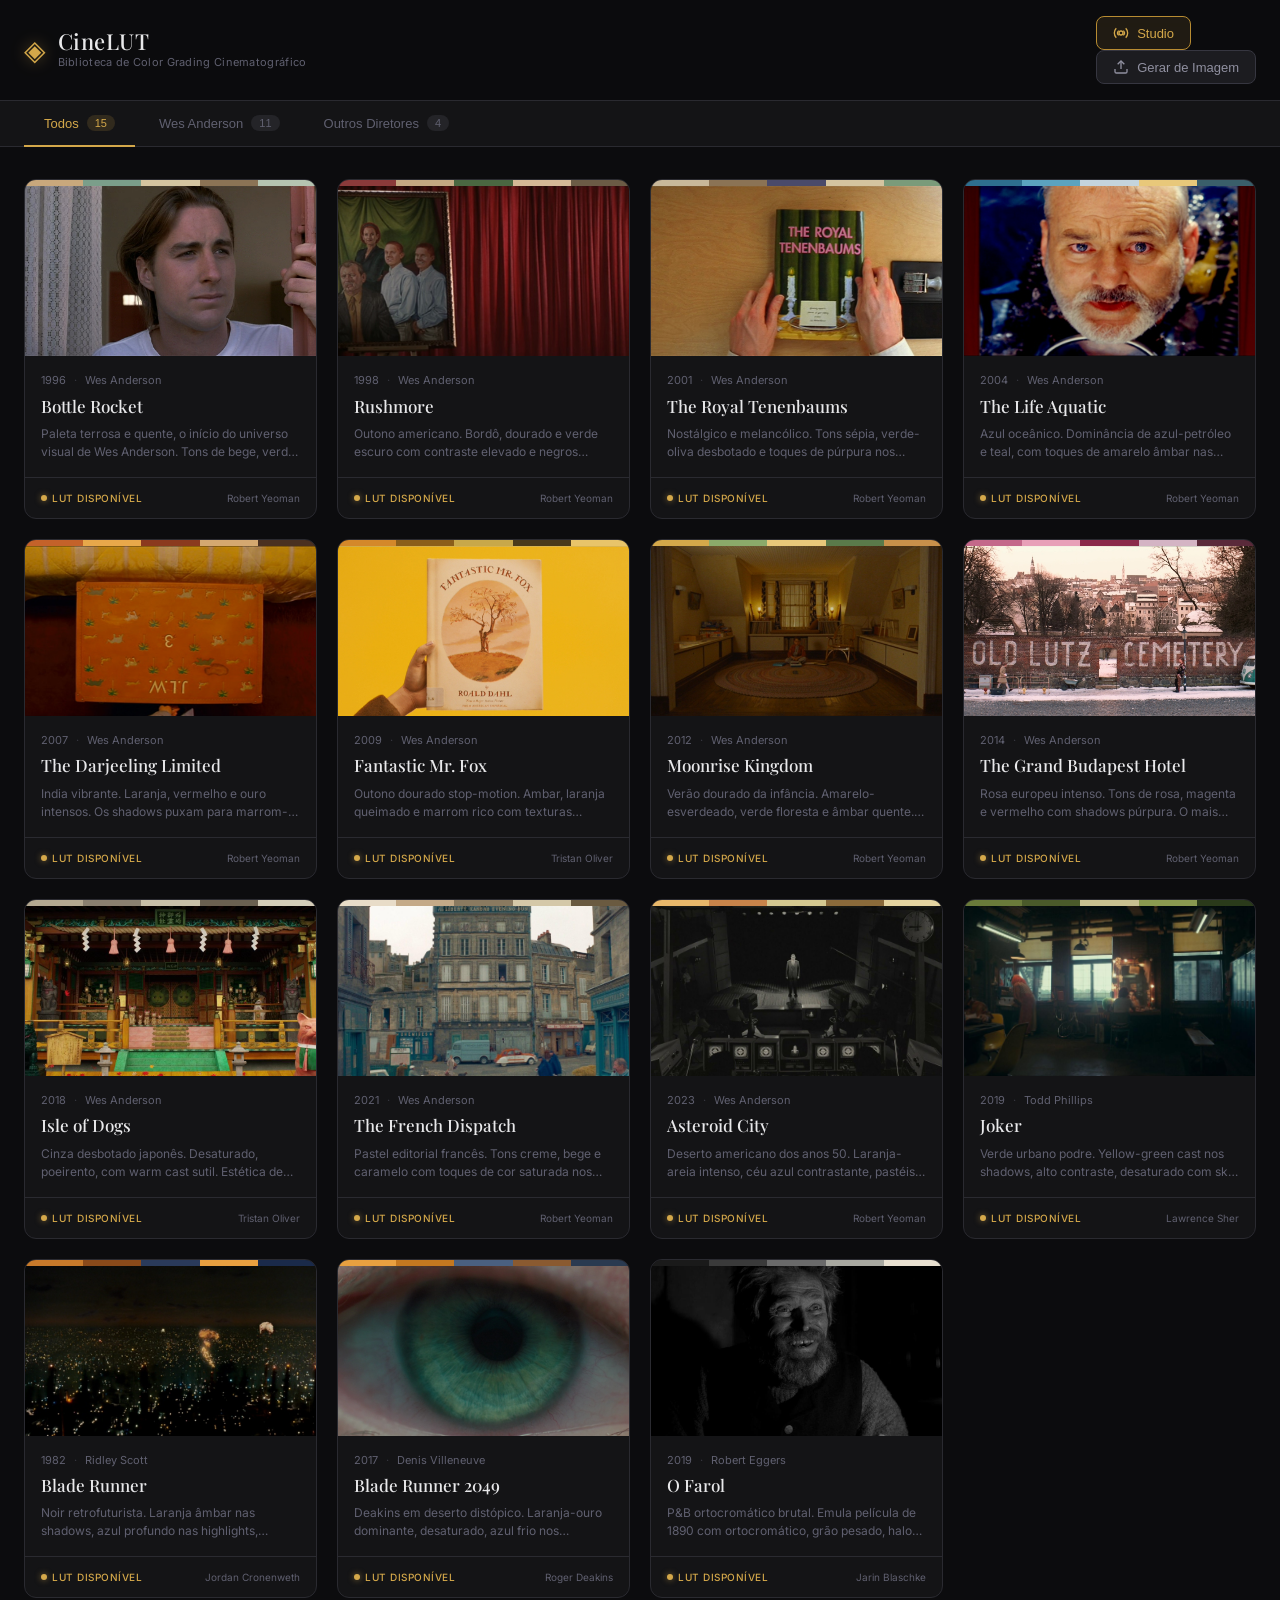
<file: cinelut/index.html>
<!DOCTYPE html>
<html lang="pt-BR">
<head>
  <meta charset="UTF-8" />
  <meta name="viewport" content="width=device-width, initial-scale=1.0" />
  <title>CineLUT — Biblioteca de Color Grading</title>
  <link rel="preconnect" href="https://fonts.googleapis.com" />
  <link rel="preconnect" href="https://fonts.gstatic.com" crossorigin />
  <link href="https://fonts.googleapis.com/css2?family=Inter:wght@300;400;500;600&family=Playfair+Display:ital,wght@0,500;1,400&display=swap" rel="stylesheet" />
  <link rel="stylesheet" href="style.css" />
</head>
<body>

  <!-- HEADER -->
  <header class="site-header">
    <div class="header-inner">
      <div class="logo">
        <span class="logo-icon">◈</span>
        <div>
          <h1>CineLUT</h1>
          <p>Biblioteca de Color Grading Cinematográfico</p>
        </div>
      </div>
      <div class="header-actions">
        <button class="btn-studio" id="btnStudio" title="Abrir Custom Grade Studio">
          <svg width="16" height="16" viewBox="0 0 24 24" fill="none" stroke="currentColor" stroke-width="2"><circle cx="12" cy="12" r="3"/><path d="M19.07 4.93a10 10 0 0 1 0 14.14M4.93 4.93a10 10 0 0 0 0 14.14"/><path d="M15.54 8.46a5 5 0 0 1 0 7.07M8.46 8.46a5 5 0 0 0 0 7.07"/></svg>
          Studio
        </button>
        <button class="btn-upload" id="btnUpload" title="Gerar LUT a partir de imagem">
          <svg width="16" height="16" viewBox="0 0 24 24" fill="none" stroke="currentColor" stroke-width="2"><path d="M21 15v4a2 2 0 0 1-2 2H5a2 2 0 0 1-2-2v-4"/><polyline points="17 8 12 3 7 8"/><line x1="12" y1="3" x2="12" y2="15"/></svg>
          Gerar de Imagem
        </button>
      </div>
    </div>
  </header>

  <!-- FILTRO DE CATEGORIAS -->
  <nav class="cat-nav">
    <div class="cat-nav-inner">
      <button class="cat-btn active" data-cat="all">Todos <span class="count" id="count-all"></span></button>
      <button class="cat-btn" data-cat="wes-anderson">Wes Anderson <span class="count" id="count-wes-anderson"></span></button>
      <button class="cat-btn" data-cat="outros">Outros Diretores <span class="count" id="count-outros"></span></button>
    </div>
  </nav>

  <!-- GRID DE FILMES -->
  <main class="main-content">
    <div class="films-grid" id="filmsGrid"></div>
  </main>

  <!-- MODAL DE DETALHES DO FILME -->
  <div class="modal-overlay" id="modalOverlay">
    <div class="modal" id="modal">
      <button class="modal-close" id="modalClose">✕</button>

      <div class="modal-header">
        <div class="modal-meta">
          <span class="modal-year" id="modalYear"></span>
          <span class="modal-director" id="modalDirector"></span>
          <span class="modal-dp" id="modalDp"></span>
        </div>
        <h2 class="modal-title" id="modalTitle"></h2>
        <p class="modal-description" id="modalDescription"></p>
      </div>

      <div class="modal-body">
        <!-- Paleta de cores -->
        <div class="section">
          <h3 class="section-label">Paleta</h3>
          <div class="palette-strip" id="modalPalette"></div>
        </div>

        <!-- Preview do LUT -->
        <div class="section">
          <h3 class="section-label">Preview do LUT</h3>
          <div class="lut-preview-wrap">
            <canvas id="lutPreviewCanvas" width="640" height="180"></canvas>
            <p class="preview-hint">Gradiente de cor aplicado com o LUT</p>
          </div>
        </div>

        <!-- Stills -->
        <div class="section" id="stillsSection">
          <h3 class="section-label">Stills de Referência</h3>
          <div class="stills-grid" id="modalStills"></div>
          <label class="add-still-btn" id="addStillLabel">
            <svg width="14" height="14" viewBox="0 0 24 24" fill="none" stroke="currentColor" stroke-width="2"><line x1="12" y1="5" x2="12" y2="19"/><line x1="5" y1="12" x2="19" y2="12"/></svg>
            Adicionar Still
            <input type="file" id="addStillInput" accept="image/*" multiple style="display:none"/>
          </label>
        </div>

        <!-- Efeitos recomendados -->
        <div class="section" id="effectsSection" style="display:none">
          <h3 class="section-label">Efeitos Recomendados no Final Cut Pro</h3>
          <p class="effects-note">O LUT cuida das cores. Aplique esses efeitos por cima no FCP para replicar o look completo:</p>
          <div class="effects-list" id="modalEffects"></div>
        </div>

        <!-- Referência de vídeo -->
        <div class="section">
          <h3 class="section-label">Referência de Vídeo</h3>
          <a class="video-ref-link" id="modalVideoRef" href="#" target="_blank" rel="noopener">
            <svg width="16" height="16" viewBox="0 0 24 24" fill="none" stroke="currentColor" stroke-width="2"><polygon points="5 3 19 12 5 21 5 3"/></svg>
            Ver trailer / referência
          </a>
        </div>
      </div>

      <!-- Download -->
      <div class="modal-footer">
        <a class="btn-download" id="modalDownload" href="#" download>
          <svg width="16" height="16" viewBox="0 0 24 24" fill="none" stroke="currentColor" stroke-width="2"><path d="M21 15v4a2 2 0 0 1-2 2H5a2 2 0 0 1-2-2v-4"/><polyline points="7 10 12 15 17 10"/><line x1="12" y1="15" x2="12" y2="3"/></svg>
          Baixar LUT (.cube)
        </a>
        <p class="download-hint">Compatível com Final Cut Pro, DaVinci Resolve, Premiere Pro</p>
      </div>
    </div>
  </div>

  <!-- MODAL DE UPLOAD DE IMAGEM -->
  <div class="modal-overlay" id="uploadOverlay">
    <div class="modal modal-upload" id="uploadModal">
      <button class="modal-close" id="uploadClose">✕</button>
      <h2 class="modal-title">Gerar LUT de Imagem</h2>
      <p class="modal-description">Suba uma imagem de referência e gere um LUT baseado nas cores dela.</p>

      <div class="upload-zone" id="uploadZone">
        <svg width="40" height="40" viewBox="0 0 24 24" fill="none" stroke="currentColor" stroke-width="1.5"><path d="M21 15v4a2 2 0 0 1-2 2H5a2 2 0 0 1-2-2v-4"/><polyline points="17 8 12 3 7 8"/><line x1="12" y1="3" x2="12" y2="15"/></svg>
        <p>Arraste uma imagem ou <label class="inline-link" for="uploadInput">clique aqui</label></p>
        <input type="file" id="uploadInput" accept="image/*" style="display:none"/>
      </div>

      <div class="upload-preview" id="uploadPreview" style="display:none">
        <img id="uploadImg" alt="Referência" />
        <canvas id="uploadCanvas" width="400" height="100" style="display:none"></canvas>
        <div class="upload-info">
          <div class="palette-strip" id="uploadPalette"></div>
          <p class="upload-palette-label">Paleta extraída da imagem</p>
        </div>
      </div>

      <div class="upload-footer" id="uploadFooter" style="display:none">
        <input type="text" class="name-input" id="uploadName" placeholder="Nome do LUT (ex: meu-filme)" />
        <button class="btn-download" id="btnGenerateCustom">
          <svg width="16" height="16" viewBox="0 0 24 24" fill="none" stroke="currentColor" stroke-width="2"><path d="M21 15v4a2 2 0 0 1-2 2H5a2 2 0 0 1-2-2v-4"/><polyline points="7 10 12 15 17 10"/><line x1="12" y1="15" x2="12" y2="3"/></svg>
          Gerar e Baixar LUT
        </button>
      </div>
    </div>
  </div>

  <!-- ═══════════════════════════════════════════════════════════════
       CUSTOM GRADE STUDIO MODAL
       ═══════════════════════════════════════════════════════════════ -->
  <div class="modal-overlay" id="studioOverlay">
    <div class="modal modal-studio" id="studioModal">

      <!-- Close -->
      <button class="modal-close" id="studioClose">✕</button>

      <!-- Studio Header -->
      <div class="studio-header">
        <div class="studio-title-row">
          <span class="studio-icon">◈</span>
          <div>
            <h2 class="studio-title">Custom Grade Studio</h2>
            <p class="studio-subtitle">Crie seu próprio look cinematográfico</p>
          </div>
        </div>
      </div>

      <!-- Two-column body -->
      <div class="studio-body">

        <!-- ── LEFT: Canvas Preview (45%) ────────────────────────── -->
        <div class="studio-left">
          <div class="studio-preview-header">
            <div class="studio-view-tabs">
              <button class="studio-tab active" data-view="after">Graded</button>
              <button class="studio-tab" data-view="before">Original</button>
              <button class="studio-tab" data-view="split">Split</button>
            </div>
          </div>

          <div class="studio-canvas-wrap" id="studioCanvasWrap">
            <!-- Upload prompt shown before image -->
            <div class="studio-upload-prompt" id="studioUploadPrompt">
              <svg width="48" height="48" viewBox="0 0 24 24" fill="none" stroke="currentColor" stroke-width="1.2"><rect x="3" y="3" width="18" height="18" rx="2"/><circle cx="8.5" cy="8.5" r="1.5"/><polyline points="21 15 16 10 5 21"/></svg>
              <p>Faça upload de um frame de vídeo</p>
              <label class="studio-upload-btn" for="studioImageInput">Escolher Imagem</label>
              <input type="file" id="studioImageInput" accept="image/*" style="display:none"/>
            </div>

            <!-- Canvas (hidden until image loaded) -->
            <canvas id="studioCanvas" style="display:none"></canvas>

            <!-- Split drag handle -->
            <div class="studio-split-handle" id="studioSplitHandle" style="display:none">
              <div class="studio-split-line"></div>
              <div class="studio-split-grip">
                <svg width="14" height="14" viewBox="0 0 24 24" fill="none" stroke="currentColor" stroke-width="2"><line x1="5" y1="12" x2="19" y2="12"/><polyline points="12 5 19 12 12 19"/><polyline points="12 5 5 12 12 19"/></svg>
              </div>
            </div>
          </div>

          <!-- Change image link -->
          <div class="studio-change-row" id="studioChangeRow" style="display:none">
            <label class="studio-change-link" for="studioImageInput">
              <svg width="12" height="12" viewBox="0 0 24 24" fill="none" stroke="currentColor" stroke-width="2"><path d="M21 15v4a2 2 0 0 1-2 2H5a2 2 0 0 1-2-2v-4"/><polyline points="17 8 12 3 7 8"/><line x1="12" y1="3" x2="12" y2="15"/></svg>
              Trocar imagem
            </label>
            <span class="studio-image-name" id="studioImageName"></span>
          </div>
        </div>

        <!-- ── RIGHT: Controls Panel (55%) ───────────────────────── -->
        <div class="studio-right" id="studioRight">

          <!-- 1. Description -->
          <div class="studio-section">
            <div class="studio-section-label">Descreva o Look</div>
            <div class="studio-desc-row">
              <textarea
                id="studioDescInput"
                class="studio-textarea"
                placeholder='Ex: "quero tons quentes dourados com sombras frias e levemente desaturado"'
                rows="3"
              ></textarea>
              <button class="studio-analyze-btn" id="studioAnalyzeBtn">
                <svg width="14" height="14" viewBox="0 0 24 24" fill="none" stroke="currentColor" stroke-width="2"><circle cx="11" cy="11" r="8"/><path d="m21 21-4.35-4.35"/></svg>
                Analisar
              </button>
            </div>
            <div class="studio-analysis-tags" id="studioAnalysisTags" style="display:none"></div>
          </div>

          <!-- 2. Color Sliders -->
          <div class="studio-section">
            <div class="studio-section-label">Parâmetros de Cor</div>
            <div class="studio-sliders" id="studioSliders">
              <!-- Temperatura -->
              <div class="studio-slider-row">
                <div class="studio-slider-header">
                  <span class="studio-slider-label">Temperatura</span>
                  <span class="studio-slider-value" id="val-temperature">0.0</span>
                </div>
                <div class="studio-slider-track">
                  <div class="studio-slider-gradient" style="background: linear-gradient(to right, #4a8fff, #888, #ff8833)"></div>
                  <input type="range" class="studio-range" id="sl-temperature" min="-1" max="1" step="0.01" value="0" />
                </div>
              </div>
              <!-- Tint -->
              <div class="studio-slider-row">
                <div class="studio-slider-header">
                  <span class="studio-slider-label">Tint</span>
                  <span class="studio-slider-value" id="val-tint">0.0</span>
                </div>
                <div class="studio-slider-track">
                  <div class="studio-slider-gradient" style="background: linear-gradient(to right, #cc44cc, #888, #44cc88)"></div>
                  <input type="range" class="studio-range" id="sl-tint" min="-1" max="1" step="0.01" value="0" />
                </div>
              </div>
              <!-- Saturação -->
              <div class="studio-slider-row">
                <div class="studio-slider-header">
                  <span class="studio-slider-label">Saturação</span>
                  <span class="studio-slider-value" id="val-saturation">1.0</span>
                </div>
                <div class="studio-slider-track">
                  <div class="studio-slider-gradient" style="background: linear-gradient(to right, #777, #aaa, #ff4444)"></div>
                  <input type="range" class="studio-range" id="sl-saturation" min="0" max="2" step="0.01" value="1" />
                </div>
              </div>
              <!-- Contraste -->
              <div class="studio-slider-row">
                <div class="studio-slider-header">
                  <span class="studio-slider-label">Contraste</span>
                  <span class="studio-slider-value" id="val-contrast">0.0</span>
                </div>
                <div class="studio-slider-track">
                  <div class="studio-slider-gradient" style="background: linear-gradient(to right, #555, #888, #fff)"></div>
                  <input type="range" class="studio-range" id="sl-contrast" min="-1" max="1" step="0.01" value="0" />
                </div>
              </div>
              <!-- Exposição -->
              <div class="studio-slider-row">
                <div class="studio-slider-header">
                  <span class="studio-slider-label">Exposição</span>
                  <span class="studio-slider-value" id="val-exposure">0.0</span>
                </div>
                <div class="studio-slider-track">
                  <div class="studio-slider-gradient" style="background: linear-gradient(to right, #111, #555, #fff)"></div>
                  <input type="range" class="studio-range" id="sl-exposure" min="-2" max="2" step="0.01" value="0" />
                </div>
              </div>
            </div>
          </div>

          <!-- 3. Effects -->
          <div class="studio-section">
            <div class="studio-section-label">Efeitos</div>
            <div class="studio-effects-grid" id="studioEffectsGrid">
              <!-- Rendered by JS -->
            </div>
          </div>

          <!-- 4. FCP Recipe -->
          <div class="studio-section">
            <div class="studio-section-label">Receita FCP</div>
            <div class="studio-recipe-card" id="studioRecipeCard">
              <div class="studio-recipe-lut-row">
                <span class="studio-recipe-icon">🎬</span>
                <div>
                  <div class="studio-recipe-path">Aplicar LUT → Efeitos de Cor → LUT Personalizado</div>
                  <div class="studio-recipe-value">
                    <span id="recipeFileName">meu-grade.cube</span> | Intensidade: 100%
                  </div>
                </div>
              </div>
              <div class="studio-recipe-divider"></div>
              <div id="studioRecipeEffects">
                <p class="studio-recipe-empty">Ative efeitos acima para ver a receita completa.</p>
              </div>
            </div>
          </div>

          <!-- 5. Footer actions -->
          <div class="studio-footer">
            <div class="studio-footer-left">
              <input
                type="text"
                class="name-input"
                id="studioLutName"
                placeholder="Nome do LUT (ex: meu-grade)"
                value="meu-grade"
              />
            </div>
            <div class="studio-footer-right">
              <button class="studio-btn-secondary" id="studioCopyRecipe">
                <svg width="14" height="14" viewBox="0 0 24 24" fill="none" stroke="currentColor" stroke-width="2"><rect x="9" y="9" width="13" height="13" rx="2"/><path d="M5 15H4a2 2 0 0 1-2-2V4a2 2 0 0 1 2-2h9a2 2 0 0 1 2 2v1"/></svg>
                Copiar Receita
              </button>
              <button class="btn-download" id="studioDownloadLut">
                <svg width="14" height="14" viewBox="0 0 24 24" fill="none" stroke="currentColor" stroke-width="2"><path d="M21 15v4a2 2 0 0 1-2 2H5a2 2 0 0 1-2-2v-4"/><polyline points="7 10 12 15 17 10"/><line x1="12" y1="15" x2="12" y2="3"/></svg>
                Baixar LUT .cube
              </button>
            </div>
          </div>

        </div><!-- /studio-right -->
      </div><!-- /studio-body -->
    </div><!-- /modal-studio -->
  </div><!-- /studioOverlay -->

  <script src="data.js"></script>
  <script src="app.js"></script>
</body>
</html>
</file>
<file: cinelut/style.css>
/* ─────────────────────────────────────────────────────────────────
   CineLUT — Estilos
   ───────────────────────────────────────────────────────────────── */

*, *::before, *::after { box-sizing: border-box; margin: 0; padding: 0; }

:root {
  --bg:        #0c0c0e;
  --surface:   #141416;
  --surface2:  #1c1c20;
  --surface3:  #242428;
  --border:    #2a2a30;
  --border2:   #363640;
  --text:      #e8e8ea;
  --text2:     #9090a0;
  --text3:     #606070;
  --accent:    #d4a84a;
  --accent2:   #b88c32;
  --red:       #c05050;
  --radius:    12px;
  --radius-sm: 8px;
  --transition: 0.18s ease;
}

html { scroll-behavior: smooth; }

body {
  background: var(--bg);
  color: var(--text);
  font-family: 'Inter', system-ui, sans-serif;
  font-size: 14px;
  line-height: 1.6;
  min-height: 100vh;
}

/* ── HEADER ─────────────────────────────────────────────────────── */
.site-header {
  position: sticky;
  top: 0;
  z-index: 100;
  background: rgba(12,12,14,0.92);
  backdrop-filter: blur(16px);
  border-bottom: 1px solid var(--border);
}

.header-inner {
  max-width: 1280px;
  margin: 0 auto;
  padding: 16px 24px;
  display: flex;
  align-items: center;
  justify-content: space-between;
  gap: 16px;
}

.logo {
  display: flex;
  align-items: center;
  gap: 12px;
}

.logo-icon {
  font-size: 28px;
  color: var(--accent);
  line-height: 1;
  filter: drop-shadow(0 0 8px rgba(212,168,74,0.4));
}

.logo h1 {
  font-family: 'Playfair Display', serif;
  font-size: 22px;
  font-weight: 500;
  letter-spacing: 0.5px;
  color: var(--text);
  line-height: 1.1;
}

.logo p {
  font-size: 11px;
  color: var(--text3);
  letter-spacing: 0.3px;
  margin-top: 1px;
}

.btn-upload {
  display: flex;
  align-items: center;
  gap: 8px;
  padding: 8px 16px;
  border-radius: var(--radius-sm);
  border: 1px solid var(--border2);
  background: var(--surface2);
  color: var(--text2);
  font-size: 13px;
  cursor: pointer;
  transition: all var(--transition);
}

.btn-upload:hover {
  border-color: var(--accent);
  color: var(--accent);
  background: rgba(212,168,74,0.06);
}

/* ── NAV CATEGORIAS ─────────────────────────────────────────────── */
.cat-nav {
  border-bottom: 1px solid var(--border);
  background: var(--surface);
}

.cat-nav-inner {
  max-width: 1280px;
  margin: 0 auto;
  padding: 0 24px;
  display: flex;
  gap: 4px;
}

.cat-btn {
  padding: 14px 20px;
  background: none;
  border: none;
  border-bottom: 2px solid transparent;
  color: var(--text3);
  font-size: 13px;
  font-weight: 500;
  cursor: pointer;
  transition: all var(--transition);
  display: flex;
  align-items: center;
  gap: 8px;
  white-space: nowrap;
  margin-bottom: -1px;
}

.cat-btn:hover {
  color: var(--text2);
}

.cat-btn.active {
  color: var(--accent);
  border-bottom-color: var(--accent);
}

.count {
  background: var(--surface3);
  border-radius: 20px;
  padding: 2px 8px;
  font-size: 11px;
  color: var(--text3);
}

.cat-btn.active .count {
  background: rgba(212,168,74,0.15);
  color: var(--accent);
}

/* ── GRID DE FILMES ─────────────────────────────────────────────── */
.main-content {
  max-width: 1280px;
  margin: 0 auto;
  padding: 32px 24px 64px;
}

.films-grid {
  display: grid;
  grid-template-columns: repeat(auto-fill, minmax(280px, 1fr));
  gap: 20px;
}

/* ── CARD DO FILME ──────────────────────────────────────────────── */
.film-card {
  background: var(--surface);
  border: 1px solid var(--border);
  border-radius: var(--radius);
  overflow: hidden;
  cursor: pointer;
  transition: all 0.22s ease;
  position: relative;
}

.film-card:hover {
  border-color: var(--border2);
  transform: translateY(-3px);
  box-shadow: 0 12px 40px rgba(0,0,0,0.5);
}

.film-card:hover .card-overlay {
  opacity: 1;
}

/* Barra de paleta no topo do card */
.card-palette {
  display: flex;
  height: 6px;
}

.card-palette span {
  flex: 1;
}

/* Still do card (ou gradient placeholder) */
.card-still {
  width: 100%;
  height: 170px;
  object-fit: cover;
  display: block;
  background: var(--surface2);
}

.card-still-placeholder {
  width: 100%;
  height: 170px;
  display: flex;
  align-items: center;
  justify-content: center;
  font-size: 11px;
  color: var(--text3);
  letter-spacing: 0.5px;
  position: relative;
  overflow: hidden;
}

.card-still-placeholder::before {
  content: '';
  position: absolute;
  inset: 0;
  background: var(--gradient);
  opacity: 0.35;
}

.card-still-placeholder span {
  position: relative;
  z-index: 1;
}

/* Overlay hover */
.card-overlay {
  position: absolute;
  top: 6px; /* abaixo da paleta */
  left: 0; right: 0;
  height: 170px;
  background: rgba(0,0,0,0.45);
  display: flex;
  align-items: center;
  justify-content: center;
  opacity: 0;
  transition: opacity var(--transition);
}

.card-overlay-text {
  border: 1px solid rgba(255,255,255,0.4);
  padding: 8px 20px;
  border-radius: 20px;
  font-size: 12px;
  color: white;
  letter-spacing: 0.5px;
}

/* Info do card */
.card-info {
  padding: 16px;
}

.card-year-dir {
  display: flex;
  align-items: center;
  gap: 8px;
  font-size: 11px;
  color: var(--text3);
  margin-bottom: 6px;
}

.card-year-dir .dot { color: var(--border2); }

.card-title {
  font-family: 'Playfair Display', serif;
  font-size: 17px;
  font-weight: 500;
  color: var(--text);
  margin-bottom: 8px;
  line-height: 1.25;
}

.card-desc {
  font-size: 12px;
  color: var(--text3);
  line-height: 1.5;
  display: -webkit-box;
  -webkit-line-clamp: 2;
  -webkit-box-orient: vertical;
  overflow: hidden;
}

.card-footer {
  padding: 12px 16px;
  border-top: 1px solid var(--border);
  display: flex;
  align-items: center;
  justify-content: space-between;
}

.card-lut-badge {
  font-size: 10px;
  color: var(--accent);
  letter-spacing: 0.5px;
  font-weight: 500;
  display: flex;
  align-items: center;
  gap: 5px;
}

.card-lut-badge::before {
  content: '';
  width: 6px; height: 6px;
  border-radius: 50%;
  background: var(--accent);
  box-shadow: 0 0 6px rgba(212,168,74,0.6);
}

.card-dp {
  font-size: 10px;
  color: var(--text3);
}

/* ── MODAL ──────────────────────────────────────────────────────── */
.modal-overlay {
  position: fixed;
  inset: 0;
  background: rgba(0,0,0,0.8);
  backdrop-filter: blur(8px);
  z-index: 200;
  display: flex;
  align-items: center;
  justify-content: center;
  padding: 20px;
  opacity: 0;
  pointer-events: none;
  transition: opacity 0.2s ease;
}

.modal-overlay.open {
  opacity: 1;
  pointer-events: all;
}

.modal {
  background: var(--surface);
  border: 1px solid var(--border2);
  border-radius: 16px;
  width: 100%;
  max-width: 720px;
  max-height: 90vh;
  overflow-y: auto;
  position: relative;
  transform: translateY(20px) scale(0.98);
  transition: transform 0.22s ease;
}

.modal-overlay.open .modal {
  transform: translateY(0) scale(1);
}

.modal::-webkit-scrollbar { width: 4px; }
.modal::-webkit-scrollbar-track { background: transparent; }
.modal::-webkit-scrollbar-thumb { background: var(--border2); border-radius: 2px; }

.modal-close {
  position: sticky;
  top: 16px;
  left: calc(100% - 52px);
  float: right;
  width: 36px; height: 36px;
  border-radius: 50%;
  border: 1px solid var(--border2);
  background: var(--surface2);
  color: var(--text3);
  font-size: 14px;
  cursor: pointer;
  display: flex;
  align-items: center;
  justify-content: center;
  z-index: 10;
  margin: 16px 16px 0 0;
  flex-shrink: 0;
  transition: all var(--transition);
}

.modal-close:hover {
  color: var(--text);
  border-color: var(--text3);
}

.modal-header {
  padding: 20px 28px 24px;
  border-bottom: 1px solid var(--border);
}

.modal-meta {
  display: flex;
  align-items: center;
  gap: 12px;
  font-size: 11px;
  color: var(--text3);
  margin-bottom: 10px;
}

.modal-meta span { display: flex; align-items: center; gap: 4px; }
.modal-meta span:not(:last-child)::after { content: '·'; color: var(--border2); margin-left: 12px; }

.modal-title {
  font-family: 'Playfair Display', serif;
  font-size: 26px;
  font-weight: 500;
  color: var(--text);
  margin-bottom: 10px;
  line-height: 1.2;
}

.modal-description {
  font-size: 13px;
  color: var(--text2);
  line-height: 1.65;
}

.modal-body {
  padding: 0 28px;
}

.section {
  padding: 24px 0;
  border-bottom: 1px solid var(--border);
}

.section:last-child { border-bottom: none; }

.section-label {
  font-size: 10px;
  font-weight: 600;
  letter-spacing: 1.2px;
  text-transform: uppercase;
  color: var(--text3);
  margin-bottom: 14px;
}

/* Paleta */
.palette-strip {
  display: flex;
  height: 52px;
  border-radius: var(--radius-sm);
  overflow: hidden;
  border: 1px solid var(--border);
}

.palette-strip span {
  flex: 1;
  transition: flex 0.2s ease;
}

.palette-strip span:hover { flex: 2; }

/* Preview do LUT */
.lut-preview-wrap {
  border-radius: var(--radius-sm);
  overflow: hidden;
  border: 1px solid var(--border);
}

#lutPreviewCanvas {
  display: block;
  width: 100%;
  height: auto;
}

.preview-hint {
  font-size: 11px;
  color: var(--text3);
  text-align: center;
  padding: 8px;
  background: var(--surface2);
  border-top: 1px solid var(--border);
}

/* Stills */
.stills-grid {
  display: grid;
  grid-template-columns: repeat(3, 1fr);
  gap: 10px;
  margin-bottom: 12px;
}

.stills-grid img {
  width: 100%;
  aspect-ratio: 16/9;
  object-fit: cover;
  border-radius: var(--radius-sm);
  border: 1px solid var(--border);
}

.add-still-btn {
  display: inline-flex;
  align-items: center;
  gap: 6px;
  font-size: 12px;
  color: var(--text3);
  cursor: pointer;
  padding: 8px 14px;
  border: 1px dashed var(--border2);
  border-radius: var(--radius-sm);
  transition: all var(--transition);
}

.add-still-btn:hover {
  color: var(--accent);
  border-color: var(--accent);
}

/* Link de vídeo */
.video-ref-link {
  display: inline-flex;
  align-items: center;
  gap: 10px;
  padding: 12px 18px;
  border-radius: var(--radius-sm);
  border: 1px solid var(--border2);
  color: var(--text2);
  text-decoration: none;
  font-size: 13px;
  transition: all var(--transition);
  background: var(--surface2);
}

.video-ref-link:hover {
  border-color: var(--accent);
  color: var(--accent);
  background: rgba(212,168,74,0.06);
}

/* Modal footer / download */
.modal-footer {
  padding: 24px 28px;
  border-top: 1px solid var(--border);
  display: flex;
  align-items: center;
  gap: 16px;
  background: var(--surface2);
  border-radius: 0 0 16px 16px;
}

.btn-download {
  display: inline-flex;
  align-items: center;
  gap: 8px;
  padding: 12px 24px;
  background: var(--accent);
  color: #1a1200;
  border-radius: var(--radius-sm);
  font-size: 13px;
  font-weight: 600;
  text-decoration: none;
  cursor: pointer;
  border: none;
  transition: all var(--transition);
  white-space: nowrap;
}

.btn-download:hover {
  background: #e8be5e;
  transform: translateY(-1px);
  box-shadow: 0 4px 16px rgba(212,168,74,0.3);
}

.download-hint {
  font-size: 11px;
  color: var(--text3);
  line-height: 1.4;
}

/* ── MODAL UPLOAD ────────────────────────────────────────────────── */
.modal-upload {
  max-width: 520px;
  padding: 32px;
}

.modal-upload .modal-title {
  margin-top: -8px;
  margin-bottom: 8px;
}

.modal-upload .modal-description {
  margin-bottom: 24px;
}

.upload-zone {
  border: 2px dashed var(--border2);
  border-radius: var(--radius);
  padding: 48px 32px;
  text-align: center;
  color: var(--text3);
  cursor: pointer;
  transition: all var(--transition);
  margin-bottom: 20px;
}

.upload-zone:hover, .upload-zone.drag-over {
  border-color: var(--accent);
  color: var(--accent);
  background: rgba(212,168,74,0.04);
}

.upload-zone svg { margin-bottom: 12px; opacity: 0.5; }
.upload-zone p { font-size: 13px; }

.inline-link {
  color: var(--accent);
  cursor: pointer;
  text-decoration: underline;
}

.upload-preview {
  margin-bottom: 20px;
}

.upload-preview img {
  width: 100%;
  max-height: 200px;
  object-fit: cover;
  border-radius: var(--radius-sm);
  border: 1px solid var(--border);
  margin-bottom: 12px;
}

.upload-info { }
.upload-info .palette-strip { height: 36px; margin-bottom: 6px; }
.upload-palette-label { font-size: 11px; color: var(--text3); }

.upload-footer {
  display: flex;
  gap: 12px;
  align-items: center;
}

.name-input {
  flex: 1;
  padding: 10px 14px;
  background: var(--surface2);
  border: 1px solid var(--border2);
  border-radius: var(--radius-sm);
  color: var(--text);
  font-size: 13px;
  outline: none;
  transition: border-color var(--transition);
}

.name-input:focus { border-color: var(--accent); }
.name-input::placeholder { color: var(--text3); }

/* ── RESPONSIVO ─────────────────────────────────────────────────── */
@media (max-width: 600px) {
  .header-inner { padding: 14px 16px; }
  .cat-nav-inner { padding: 0 16px; overflow-x: auto; }
  .main-content { padding: 20px 16px 48px; }
  .modal { margin: 0; border-radius: 16px 16px 0 0; align-self: flex-end; max-height: 85vh; }
  .modal-overlay { align-items: flex-end; padding: 0; }
  .modal-header, .modal-body, .modal-footer { padding-left: 20px; padding-right: 20px; }
  .stills-grid { grid-template-columns: repeat(2, 1fr); }
  .films-grid { grid-template-columns: 1fr 1fr; gap: 12px; }
}

@media (max-width: 400px) {
  .films-grid { grid-template-columns: 1fr; }
}

/* ── EFEITOS RECOMENDADOS ───────────────────────────────────────── */
.effects-note {
  font-size: 12px;
  color: var(--text3);
  margin-bottom: 14px;
  line-height: 1.5;
  padding: 10px 14px;
  background: rgba(212,168,74,0.06);
  border-left: 2px solid var(--accent);
  border-radius: 0 var(--radius-sm) var(--radius-sm) 0;
}

.effects-list {
  display: flex;
  flex-direction: column;
  gap: 10px;
}

.effect-row {
  background: var(--surface2);
  border: 1px solid var(--border);
  border-radius: var(--radius-sm);
  padding: 14px 16px;
  display: grid;
  grid-template-columns: auto 1fr auto;
  gap: 10px 16px;
  align-items: start;
}

.effect-icon {
  font-size: 18px;
  line-height: 1;
  margin-top: 1px;
}

.effect-body { }

.effect-name {
  font-size: 13px;
  font-weight: 500;
  color: var(--text);
  margin-bottom: 3px;
}

.effect-param {
  font-size: 11px;
  color: var(--text3);
}

.effect-note {
  font-size: 11px;
  color: var(--text3);
  line-height: 1.45;
  margin-top: 5px;
  font-style: italic;
}

.effect-value {
  background: var(--surface3);
  border: 1px solid var(--border2);
  border-radius: 6px;
  padding: 4px 10px;
  font-size: 12px;
  font-weight: 600;
  color: var(--accent);
  white-space: nowrap;
  font-family: 'SF Mono', 'Fira Code', monospace;
  letter-spacing: 0.3px;
}

/* ── UTILITÁRIOS ────────────────────────────────────────────────── */
.hidden { display: none !important; }

@keyframes fadeIn {
  from { opacity: 0; transform: translateY(10px); }
  to   { opacity: 1; transform: translateY(0); }
}

.film-card {
  animation: fadeIn 0.3s ease both;
}

/* ══════════════════════════════════════════════════════════════════
   CUSTOM GRADE STUDIO
   ══════════════════════════════════════════════════════════════════ */

/* ── Studio trigger button ──────────────────────────────────────── */
.btn-studio {
  display: flex;
  align-items: center;
  gap: 8px;
  padding: 8px 16px;
  border-radius: var(--radius-sm);
  border: 1px solid var(--accent2);
  background: rgba(212,168,74,0.10);
  color: var(--accent);
  font-size: 13px;
  font-weight: 500;
  cursor: pointer;
  transition: all var(--transition);
}

.btn-studio:hover {
  background: rgba(212,168,74,0.18);
  border-color: var(--accent);
  box-shadow: 0 0 12px rgba(212,168,74,0.25);
}

/* ── Studio modal shell ─────────────────────────────────────────── */
.modal-studio {
  max-width: 1100px;
  max-height: 92vh;
  width: 100%;
  display: flex;
  flex-direction: column;
  overflow: hidden;
  padding: 0;
}

/* ── Studio header ──────────────────────────────────────────────── */
.studio-header {
  padding: 20px 24px 16px;
  border-bottom: 1px solid var(--border);
  flex-shrink: 0;
}

.studio-title-row {
  display: flex;
  align-items: center;
  gap: 14px;
}

.studio-icon {
  font-size: 28px;
  color: var(--accent);
  filter: drop-shadow(0 0 8px rgba(212,168,74,0.45));
  line-height: 1;
}

.studio-title {
  font-family: 'Playfair Display', serif;
  font-size: 22px;
  font-weight: 500;
  color: var(--text);
  line-height: 1.1;
  margin: 0;
}

.studio-subtitle {
  font-size: 12px;
  color: var(--text3);
  margin: 2px 0 0;
}

/* ── Two-column body ────────────────────────────────────────────── */
.studio-body {
  display: flex;
  flex: 1;
  overflow: hidden;
}

/* ── LEFT COLUMN ────────────────────────────────────────────────── */
.studio-left {
  width: 45%;
  flex-shrink: 0;
  border-right: 1px solid var(--border);
  display: flex;
  flex-direction: column;
  background: var(--bg);
}

.studio-preview-header {
  padding: 12px 14px;
  border-bottom: 1px solid var(--border);
  flex-shrink: 0;
}

.studio-view-tabs {
  display: flex;
  gap: 4px;
}

.studio-tab {
  padding: 5px 14px;
  border-radius: 6px;
  border: 1px solid transparent;
  background: none;
  color: var(--text3);
  font-size: 12px;
  cursor: pointer;
  transition: all var(--transition);
}

.studio-tab:hover {
  color: var(--text2);
  border-color: var(--border);
}

.studio-tab.active {
  background: var(--surface2);
  border-color: var(--border2);
  color: var(--accent);
}

/* Canvas area */
.studio-canvas-wrap {
  flex: 1;
  position: relative;
  overflow: hidden;
  display: flex;
  align-items: center;
  justify-content: center;
  background: #080809;
  min-height: 240px;
}

#studioCanvas {
  max-width: 100%;
  max-height: 100%;
  display: block;
  object-fit: contain;
}

/* Upload prompt */
.studio-upload-prompt {
  display: flex;
  flex-direction: column;
  align-items: center;
  gap: 12px;
  color: var(--text3);
  text-align: center;
  padding: 32px;
}

.studio-upload-prompt svg {
  opacity: 0.35;
  color: var(--accent);
}

.studio-upload-prompt p {
  font-size: 13px;
  color: var(--text3);
}

.studio-upload-btn {
  display: inline-flex;
  align-items: center;
  gap: 8px;
  padding: 8px 20px;
  border-radius: var(--radius-sm);
  border: 1px solid var(--border2);
  background: var(--surface2);
  color: var(--text2);
  font-size: 12px;
  cursor: pointer;
  transition: all var(--transition);
}

.studio-upload-btn:hover {
  border-color: var(--accent);
  color: var(--accent);
  background: rgba(212,168,74,0.06);
}

/* Split handle */
.studio-split-handle {
  position: absolute;
  top: 0;
  bottom: 0;
  width: 2px;
  background: var(--accent);
  cursor: ew-resize;
  z-index: 10;
  transform: translateX(-50%);
}

.studio-split-line {
  position: absolute;
  top: 0;
  bottom: 0;
  left: 0;
  width: 2px;
  background: var(--accent);
  box-shadow: 0 0 8px rgba(212,168,74,0.6);
}

.studio-split-grip {
  position: absolute;
  top: 50%;
  left: 50%;
  transform: translate(-50%, -50%);
  width: 28px;
  height: 28px;
  border-radius: 50%;
  background: var(--accent);
  color: #1a1200;
  display: flex;
  align-items: center;
  justify-content: center;
  box-shadow: 0 2px 8px rgba(0,0,0,0.5);
}

/* Change image row */
.studio-change-row {
  padding: 8px 14px;
  display: flex;
  align-items: center;
  justify-content: space-between;
  border-top: 1px solid var(--border);
  flex-shrink: 0;
}

.studio-change-link {
  display: flex;
  align-items: center;
  gap: 6px;
  font-size: 11px;
  color: var(--text3);
  cursor: pointer;
  transition: color var(--transition);
}

.studio-change-link:hover { color: var(--accent); }

.studio-image-name {
  font-size: 11px;
  color: var(--text3);
  max-width: 160px;
  overflow: hidden;
  text-overflow: ellipsis;
  white-space: nowrap;
}

/* ── RIGHT COLUMN ───────────────────────────────────────────────── */
.studio-right {
  flex: 1;
  overflow-y: auto;
  display: flex;
  flex-direction: column;
}

.studio-right::-webkit-scrollbar { width: 4px; }
.studio-right::-webkit-scrollbar-track { background: transparent; }
.studio-right::-webkit-scrollbar-thumb { background: var(--border2); border-radius: 2px; }

/* Studio sections */
.studio-section {
  padding: 18px 20px;
  border-bottom: 1px solid var(--border);
}

.studio-section-label {
  font-size: 10px;
  font-weight: 600;
  letter-spacing: 1.2px;
  text-transform: uppercase;
  color: var(--text3);
  margin-bottom: 12px;
}

/* Description input */
.studio-desc-row {
  display: flex;
  flex-direction: column;
  gap: 8px;
}

.studio-textarea {
  width: 100%;
  padding: 10px 12px;
  background: var(--surface2);
  border: 1px solid var(--border2);
  border-radius: var(--radius-sm);
  color: var(--text);
  font-size: 13px;
  font-family: inherit;
  line-height: 1.5;
  resize: vertical;
  min-height: 70px;
  outline: none;
  transition: border-color var(--transition);
}

.studio-textarea:focus { border-color: var(--accent); }
.studio-textarea::placeholder { color: var(--text3); }

.studio-analyze-btn {
  display: flex;
  align-items: center;
  justify-content: center;
  gap: 7px;
  padding: 9px 18px;
  border-radius: var(--radius-sm);
  border: 1px solid var(--accent2);
  background: rgba(212,168,74,0.10);
  color: var(--accent);
  font-size: 13px;
  font-weight: 500;
  cursor: pointer;
  transition: all var(--transition);
  align-self: flex-end;
}

.studio-analyze-btn:hover {
  background: rgba(212,168,74,0.18);
  box-shadow: 0 0 12px rgba(212,168,74,0.2);
}

/* Analysis tags */
.studio-analysis-tags {
  display: flex;
  flex-wrap: wrap;
  gap: 6px;
  margin-top: 10px;
  padding: 10px 12px;
  background: rgba(212,168,74,0.05);
  border: 1px solid rgba(212,168,74,0.15);
  border-radius: var(--radius-sm);
}

.studio-tag {
  display: inline-flex;
  align-items: center;
  gap: 4px;
  padding: 3px 8px;
  border-radius: 12px;
  font-size: 11px;
  background: var(--surface3);
  border: 1px solid var(--border2);
  color: var(--text2);
}

.studio-tag.tag-warm   { border-color: rgba(255,140,50,0.4);  color: #ff8c32; background: rgba(255,140,50,0.08); }
.studio-tag.tag-cool   { border-color: rgba(80,140,255,0.4);  color: #508cff; background: rgba(80,140,255,0.08); }
.studio-tag.tag-sat    { border-color: rgba(255,80,80,0.4);   color: #ff5050; background: rgba(255,80,80,0.08); }
.studio-tag.tag-desat  { border-color: rgba(150,150,150,0.4); color: #969696; background: rgba(150,150,150,0.08); }
.studio-tag.tag-fx     { border-color: rgba(212,168,74,0.4);  color: var(--accent); background: rgba(212,168,74,0.08); }
.studio-tag.tag-dark   { border-color: rgba(100,100,200,0.4); color: #8080cc; background: rgba(100,100,200,0.08); }
.studio-tag.tag-bright { border-color: rgba(255,220,100,0.4); color: #ffdc64; background: rgba(255,220,100,0.08); }

/* ── Color sliders ──────────────────────────────────────────────── */
.studio-sliders {
  display: flex;
  flex-direction: column;
  gap: 14px;
}

.studio-slider-row {}

.studio-slider-header {
  display: flex;
  justify-content: space-between;
  align-items: center;
  margin-bottom: 6px;
}

.studio-slider-label {
  font-size: 12px;
  color: var(--text2);
}

.studio-slider-value {
  font-size: 11px;
  font-family: 'SF Mono', 'Fira Code', monospace;
  color: var(--accent);
  background: var(--surface3);
  border: 1px solid var(--border);
  padding: 2px 7px;
  border-radius: 4px;
  min-width: 40px;
  text-align: center;
}

.studio-slider-track {
  position: relative;
  height: 22px;
  display: flex;
  align-items: center;
}

.studio-slider-gradient {
  position: absolute;
  inset: 0;
  border-radius: 11px;
  height: 6px;
  top: 50%;
  transform: translateY(-50%);
  opacity: 0.4;
}

.studio-range {
  -webkit-appearance: none;
  appearance: none;
  width: 100%;
  height: 6px;
  background: transparent;
  border-radius: 11px;
  cursor: pointer;
  position: relative;
  z-index: 1;
  outline: none;
}

.studio-range::-webkit-slider-runnable-track {
  height: 6px;
  background: var(--surface3);
  border-radius: 11px;
  border: 1px solid var(--border2);
}

.studio-range::-webkit-slider-thumb {
  -webkit-appearance: none;
  width: 16px;
  height: 16px;
  border-radius: 50%;
  background: var(--accent);
  border: 2px solid #1a1200;
  margin-top: -5px;
  box-shadow: 0 0 6px rgba(212,168,74,0.5);
  transition: box-shadow var(--transition);
}

.studio-range::-webkit-slider-thumb:hover {
  box-shadow: 0 0 10px rgba(212,168,74,0.7);
}

.studio-range::-moz-range-track {
  height: 6px;
  background: var(--surface3);
  border-radius: 11px;
  border: 1px solid var(--border2);
}

.studio-range::-moz-range-thumb {
  width: 16px;
  height: 16px;
  border-radius: 50%;
  background: var(--accent);
  border: 2px solid #1a1200;
  box-shadow: 0 0 6px rgba(212,168,74,0.5);
  cursor: pointer;
}

/* ── Effects grid ───────────────────────────────────────────────── */
.studio-effects-grid {
  display: flex;
  flex-direction: column;
  gap: 8px;
}

.studio-effect-card {
  background: var(--surface2);
  border: 1px solid var(--border);
  border-radius: var(--radius-sm);
  overflow: hidden;
  transition: border-color var(--transition);
}

.studio-effect-card.active {
  border-color: rgba(212,168,74,0.3);
}

.studio-effect-header {
  display: flex;
  align-items: center;
  gap: 10px;
  padding: 10px 12px;
  cursor: pointer;
  user-select: none;
}

.studio-effect-toggle {
  width: 32px;
  height: 18px;
  border-radius: 9px;
  background: var(--surface3);
  border: 1px solid var(--border2);
  position: relative;
  transition: all var(--transition);
  flex-shrink: 0;
}

.studio-effect-toggle::after {
  content: '';
  position: absolute;
  width: 12px;
  height: 12px;
  border-radius: 50%;
  background: var(--text3);
  top: 2px;
  left: 2px;
  transition: all var(--transition);
}

.studio-effect-card.active .studio-effect-toggle {
  background: rgba(212,168,74,0.25);
  border-color: var(--accent2);
}

.studio-effect-card.active .studio-effect-toggle::after {
  background: var(--accent);
  left: 16px;
}

.studio-effect-emoji {
  font-size: 16px;
  line-height: 1;
}

.studio-effect-name {
  flex: 1;
  font-size: 13px;
  font-weight: 500;
  color: var(--text);
}

.studio-effect-note-badge {
  font-size: 10px;
  color: var(--text3);
  font-style: italic;
  max-width: 140px;
  overflow: hidden;
  text-overflow: ellipsis;
  white-space: nowrap;
  display: none;
}

.studio-effect-card.active .studio-effect-note-badge {
  display: block;
}

/* Effect params (shown when active) */
.studio-effect-params {
  display: none;
  padding: 4px 12px 12px 52px;
  flex-direction: column;
  gap: 10px;
  border-top: 1px solid var(--border);
}

.studio-effect-card.active .studio-effect-params {
  display: flex;
}

.studio-effect-param-row {}

.studio-effect-param-header {
  display: flex;
  justify-content: space-between;
  margin-bottom: 5px;
}

.studio-effect-param-label {
  font-size: 11px;
  color: var(--text3);
}

.studio-effect-param-value {
  font-size: 11px;
  font-family: 'SF Mono', 'Fira Code', monospace;
  color: var(--accent);
}

.studio-effect-range {
  -webkit-appearance: none;
  appearance: none;
  width: 100%;
  height: 5px;
  background: var(--surface3);
  border-radius: 5px;
  border: 1px solid var(--border2);
  cursor: pointer;
  outline: none;
}

.studio-effect-range::-webkit-slider-thumb {
  -webkit-appearance: none;
  width: 13px;
  height: 13px;
  border-radius: 50%;
  background: var(--accent);
  border: 2px solid #1a1200;
  box-shadow: 0 0 5px rgba(212,168,74,0.4);
}

.studio-effect-range::-moz-range-thumb {
  width: 13px;
  height: 13px;
  border-radius: 50%;
  background: var(--accent);
  border: 2px solid #1a1200;
  cursor: pointer;
}

/* ── FCP Recipe card ────────────────────────────────────────────── */
.studio-recipe-card {
  background: var(--surface2);
  border: 1px solid var(--border);
  border-radius: var(--radius-sm);
  overflow: hidden;
}

.studio-recipe-lut-row {
  display: flex;
  gap: 12px;
  align-items: flex-start;
  padding: 14px 14px 12px;
  background: rgba(212,168,74,0.04);
}

.studio-recipe-icon {
  font-size: 18px;
  line-height: 1;
  margin-top: 1px;
  flex-shrink: 0;
}

.studio-recipe-path {
  font-size: 11px;
  color: var(--text3);
  margin-bottom: 3px;
}

.studio-recipe-value {
  font-size: 12px;
  font-weight: 500;
  color: var(--accent);
  font-family: 'SF Mono', 'Fira Code', monospace;
}

.studio-recipe-divider {
  height: 1px;
  background: var(--border);
}

#studioRecipeEffects {
  padding: 10px;
  display: flex;
  flex-direction: column;
  gap: 1px;
}

.studio-recipe-empty {
  font-size: 12px;
  color: var(--text3);
  text-align: center;
  padding: 12px;
  font-style: italic;
}

.studio-recipe-fx-row {
  display: flex;
  align-items: flex-start;
  gap: 10px;
  padding: 9px 4px;
  border-bottom: 1px solid var(--border);
}

.studio-recipe-fx-row:last-child { border-bottom: none; }

.studio-recipe-fx-icon {
  font-size: 14px;
  line-height: 1.2;
  flex-shrink: 0;
}

.studio-recipe-fx-body {
  flex: 1;
  min-width: 0;
}

.studio-recipe-fx-name {
  font-size: 12px;
  font-weight: 500;
  color: var(--text);
  margin-bottom: 1px;
}

.studio-recipe-fx-fcp {
  font-size: 10px;
  color: var(--text3);
  margin-bottom: 3px;
}

.studio-recipe-fx-params {
  display: flex;
  flex-wrap: wrap;
  gap: 4px;
}

.studio-recipe-fx-param-chip {
  font-size: 10px;
  font-family: 'SF Mono', 'Fira Code', monospace;
  background: var(--surface3);
  border: 1px solid var(--border2);
  border-radius: 4px;
  padding: 1px 6px;
  color: var(--accent);
}

/* ── Studio footer ──────────────────────────────────────────────── */
.studio-footer {
  display: flex;
  align-items: center;
  justify-content: space-between;
  gap: 12px;
  padding: 16px 20px;
  border-top: 1px solid var(--border);
  background: var(--surface2);
  flex-shrink: 0;
}

.studio-footer-left {
  flex: 1;
  max-width: 200px;
}

.studio-footer-right {
  display: flex;
  gap: 10px;
  align-items: center;
}

.studio-btn-secondary {
  display: inline-flex;
  align-items: center;
  gap: 7px;
  padding: 10px 16px;
  border-radius: var(--radius-sm);
  border: 1px solid var(--border2);
  background: var(--surface3);
  color: var(--text2);
  font-size: 12px;
  cursor: pointer;
  transition: all var(--transition);
  white-space: nowrap;
}

.studio-btn-secondary:hover {
  border-color: var(--accent);
  color: var(--accent);
  background: rgba(212,168,74,0.07);
}

/* Copy toast */
.studio-toast {
  position: fixed;
  bottom: 28px;
  left: 50%;
  transform: translateX(-50%) translateY(20px);
  background: var(--surface3);
  border: 1px solid var(--accent2);
  color: var(--accent);
  font-size: 13px;
  padding: 10px 20px;
  border-radius: 8px;
  opacity: 0;
  pointer-events: none;
  transition: all 0.25s ease;
  z-index: 999;
}

.studio-toast.show {
  opacity: 1;
  transform: translateX(-50%) translateY(0);
}

/* ── Responsive ─────────────────────────────────────────────────── */
@media (max-width: 760px) {
  .modal-studio { max-height: 95vh; }

  .studio-body {
    flex-direction: column;
    overflow-y: auto;
  }

  .studio-left {
    width: 100%;
    border-right: none;
    border-bottom: 1px solid var(--border);
  }

  .studio-canvas-wrap { min-height: 200px; }

  .studio-right { overflow-y: visible; }

  .studio-footer {
    flex-direction: column;
    align-items: stretch;
  }

  .studio-footer-left { max-width: 100%; }

  .studio-footer-right {
    flex-direction: column;
  }
}
</file>
